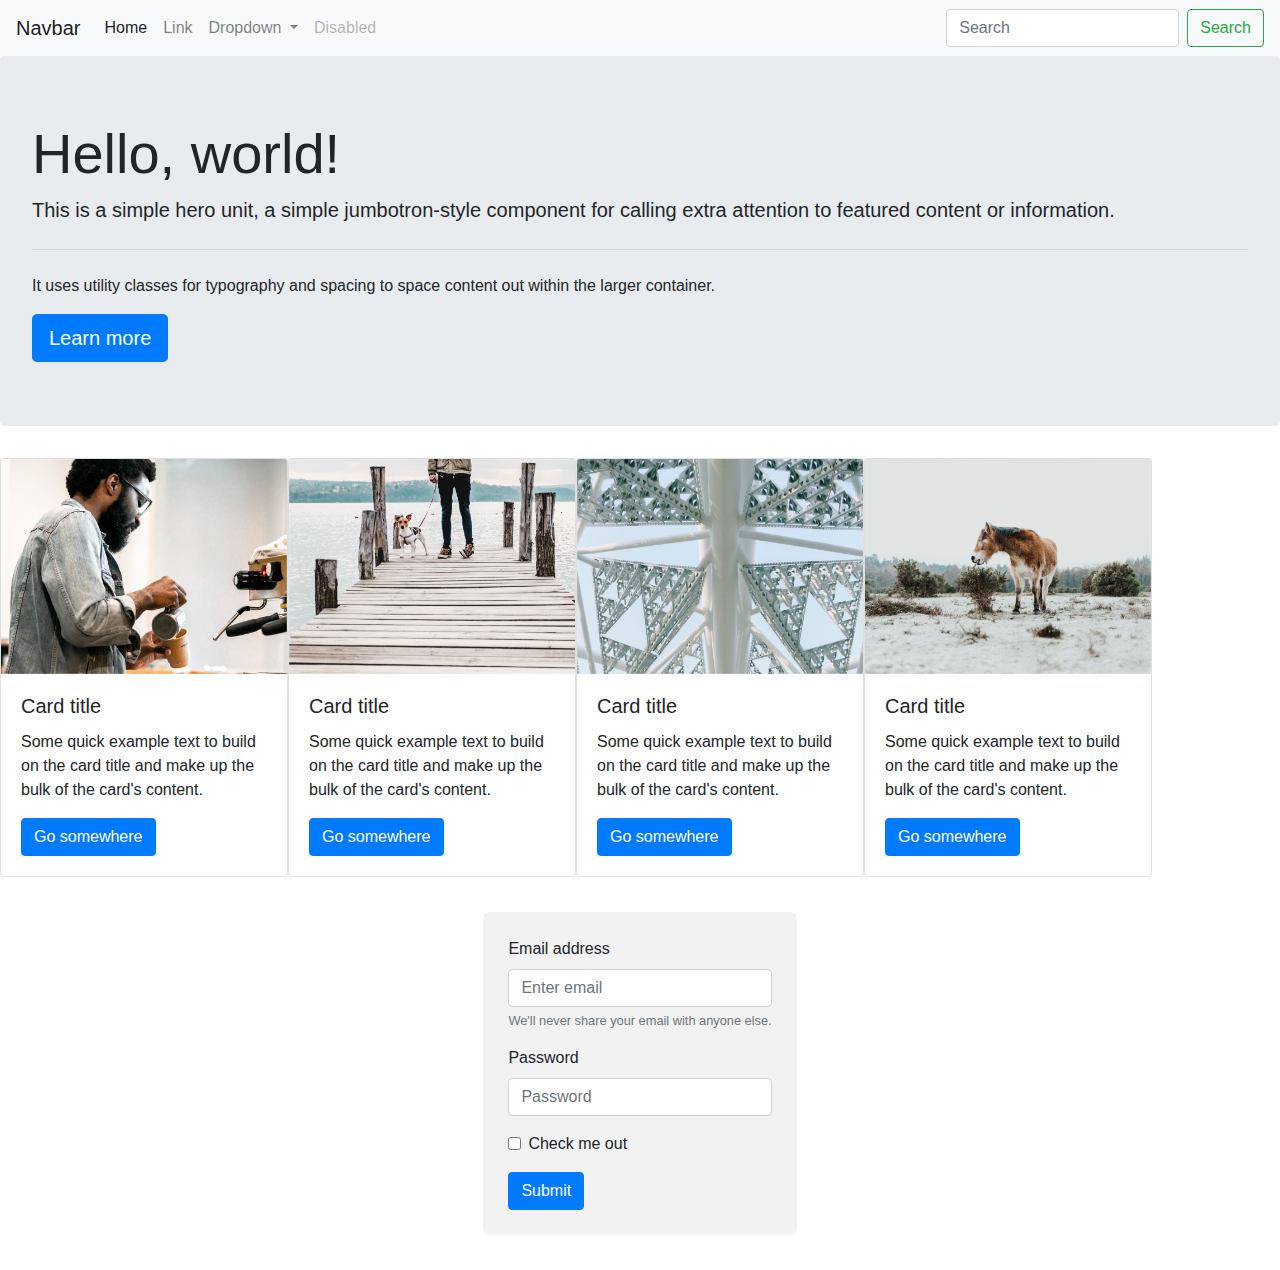
<file: Bootstrap_Components/index.html>
<!doctype html>
<html lang="en">
  <head>
    <!-- Required meta tags -->
    <meta charset="utf-8">
    <meta name="viewport" content="width=device-width, initial-scale=1, shrink-to-fit=no">

    <link rel="stylesheet" href="https://stackpath.bootstrapcdn.com/bootstrap/4.3.1/css/bootstrap.min.css" integrity="sha384-ggOyR0iXCbMQv3Xipma34MD+dH/1fQ784/j6cY/iJTQUOhcWr7x9JvoRxT2MZw1T" crossorigin="anonymous">
    <link rel="stylesheet" href="css/index.css">

    <title>UX/UI Bootstrap Template</title>
  </head>
  <body>
    <!-- Paste Navigation Code Below -->
    <nav class="navbar navbar-expand-lg navbar-light bg-light">
      <a class="navbar-brand" href="#">Navbar</a>
      <button class="navbar-toggler" type="button" data-toggle="collapse" data-target="#navbarSupportedContent" aria-controls="navbarSupportedContent" aria-expanded="false" aria-label="Toggle navigation">
        <span class="navbar-toggler-icon"></span>
      </button>
    
      <div class="collapse navbar-collapse" id="navbarSupportedContent">
        <ul class="navbar-nav mr-auto">
          <li class="nav-item active">
            <a class="nav-link" href="#">Home <span class="sr-only">(current)</span></a>
          </li>
          <li class="nav-item">
            <a class="nav-link" href="#">Link</a>
          </li>
          <li class="nav-item dropdown">
            <a class="nav-link dropdown-toggle" href="#" id="navbarDropdown" role="button" data-toggle="dropdown" aria-haspopup="true" aria-expanded="false">
              Dropdown
            </a>
            <div class="dropdown-menu" aria-labelledby="navbarDropdown">
              <a class="dropdown-item" href="#">Action</a>
              <a class="dropdown-item" href="#">Another action</a>
              <div class="dropdown-divider"></div>
              <a class="dropdown-item" href="#">Something else here</a>
            </div>
          </li>
          <li class="nav-item">
            <a class="nav-link disabled" href="#" tabindex="-1" aria-disabled="true">Disabled</a>
          </li>
        </ul>
        <form class="form-inline my-2 my-lg-0">
          <input class="form-control mr-sm-2" type="search" placeholder="Search" aria-label="Search">
          <button class="btn btn-outline-success my-2 my-sm-0" type="submit">Search</button>
        </form>
      </div>
    </nav>

    <!-- Paste Jumbotron Code Below-->
    <div class="jumbotron">
      <h1 class="display-4">Hello, world!</h1>
      <p class="lead">This is a simple hero unit, a simple jumbotron-style component for calling extra attention to featured content or information.</p>
      <hr class="my-4">
      <p>It uses utility classes for typography and spacing to space content out within the larger container.</p>
      <a class="btn btn-primary btn-lg" href="#" role="button">Learn more</a>
    </div>
    <!-- Add columns, rows, and cards Below -->
    <div class="container-fluid">
      <div class="row">
        <div cardContainer col-lg-3 col-md-3 col-sm-12><div class="card" style="width: 18rem;">
          <img src="images/1_card.png" class="card-img-top" alt="...">
          <div class="card-body">
            <h5 class="card-title">Card title</h5>
            <p class="card-text">Some quick example text to build on the card title and make up the bulk of the card's content.</p>
            <a href="#" class="btn btn-primary">Go somewhere</a>
          </div>
        </div></div>
        <div cardContainer col-lg-3 col-md-3 col-sm-12><div class="card" style="width: 18rem;">
          <img src="images/2_card.png" class="card-img-top" alt="...">
          <div class="card-body">
            <h5 class="card-title">Card title</h5>
            <p class="card-text">Some quick example text to build on the card title and make up the bulk of the card's content.</p>
            <a href="#" class="btn btn-primary">Go somewhere</a>
          </div>
        </div></div>
        <div cardContainer col-lg-3 col-md-3 col-sm-12><div class="card" style="width: 18rem;">
          <img src="images/3_card.png" class="card-img-top" alt="...">
          <div class="card-body">
            <h5 class="card-title">Card title</h5>
            <p class="card-text">Some quick example text to build on the card title and make up the bulk of the card's content.</p>
            <a href="#" class="btn btn-primary">Go somewhere</a>
          </div>
        </div></div>
        <div cardContainer col-lg-3 col-md-3 col-sm-12><div class="card" style="width: 18rem;">
          <img src="images/4_card.png" class="card-img-top" alt="...">
          <div class="card-body">
            <h5 class="card-title">Card title</h5>
            <p class="card-text">Some quick example text to build on the card title and make up the bulk of the card's content.</p>
            <a href="#" class="btn btn-primary">Go somewhere</a>
          </div>
        </div></div>
      </div>
    </div>
    <!-- Add form group below -->
    <section class="container-fluid signUp">
      <div class="row">
        <form>
          <div class="form-group">
            <label for="exampleInputEmail1">Email address</label>
            <input type="email" class="form-control" id="exampleInputEmail1" aria-describedby="emailHelp" placeholder="Enter email">
            <small id="emailHelp" class="form-text text-muted">We'll never share your email with anyone else.</small>
          </div>
          <div class="form-group">
            <label for="exampleInputPassword1">Password</label>
            <input type="password" class="form-control" id="exampleInputPassword1" placeholder="Password">
          </div>
          <div class="form-group form-check">
            <input type="checkbox" class="form-check-input" id="exampleCheck1">
            <label class="form-check-label" for="exampleCheck1">Check me out</label>
          </div>
          <button type="submit" class="btn btn-primary">Submit</button>
        </form>
      </div>
    </section>

    <!-- Modal -->

    <!-- Optional JavaScript -->
    <!-- jQuery first, then Popper.js, then Bootstrap JS -->
    <!-- THE BELOW SCRIPT TAGS ARE REQUIRED FOR CERTAIN COMPONENTS IN BOOTSTRAP -->
    <script src="https://code.jquery.com/jquery-3.3.1.slim.min.js" integrity="sha384-q8i/X+965DzO0rT7abK41JStQIAqVgRVzpbzo5smXKp4YfRvH+8abtTE1Pi6jizo" crossorigin="anonymous"></script>
    <script src="https://cdnjs.cloudflare.com/ajax/libs/popper.js/1.14.7/umd/popper.min.js" integrity="sha384-UO2eT0CpHqdSJQ6hJty5KVphtPhzWj9WO1clHTMGa3JDZwrnQq4sF86dIHNDz0W1" crossorigin="anonymous"></script>
    <script src="https://stackpath.bootstrapcdn.com/bootstrap/4.3.1/js/bootstrap.min.js" integrity="sha384-JjSmVgyd0p3pXB1rRibZUAYoIIy6OrQ6VrjIEaFf/nJGzIxFDsf4x0xIM+B07jRM" crossorigin="anonymous"></script>
  </body>
</html>
</file>
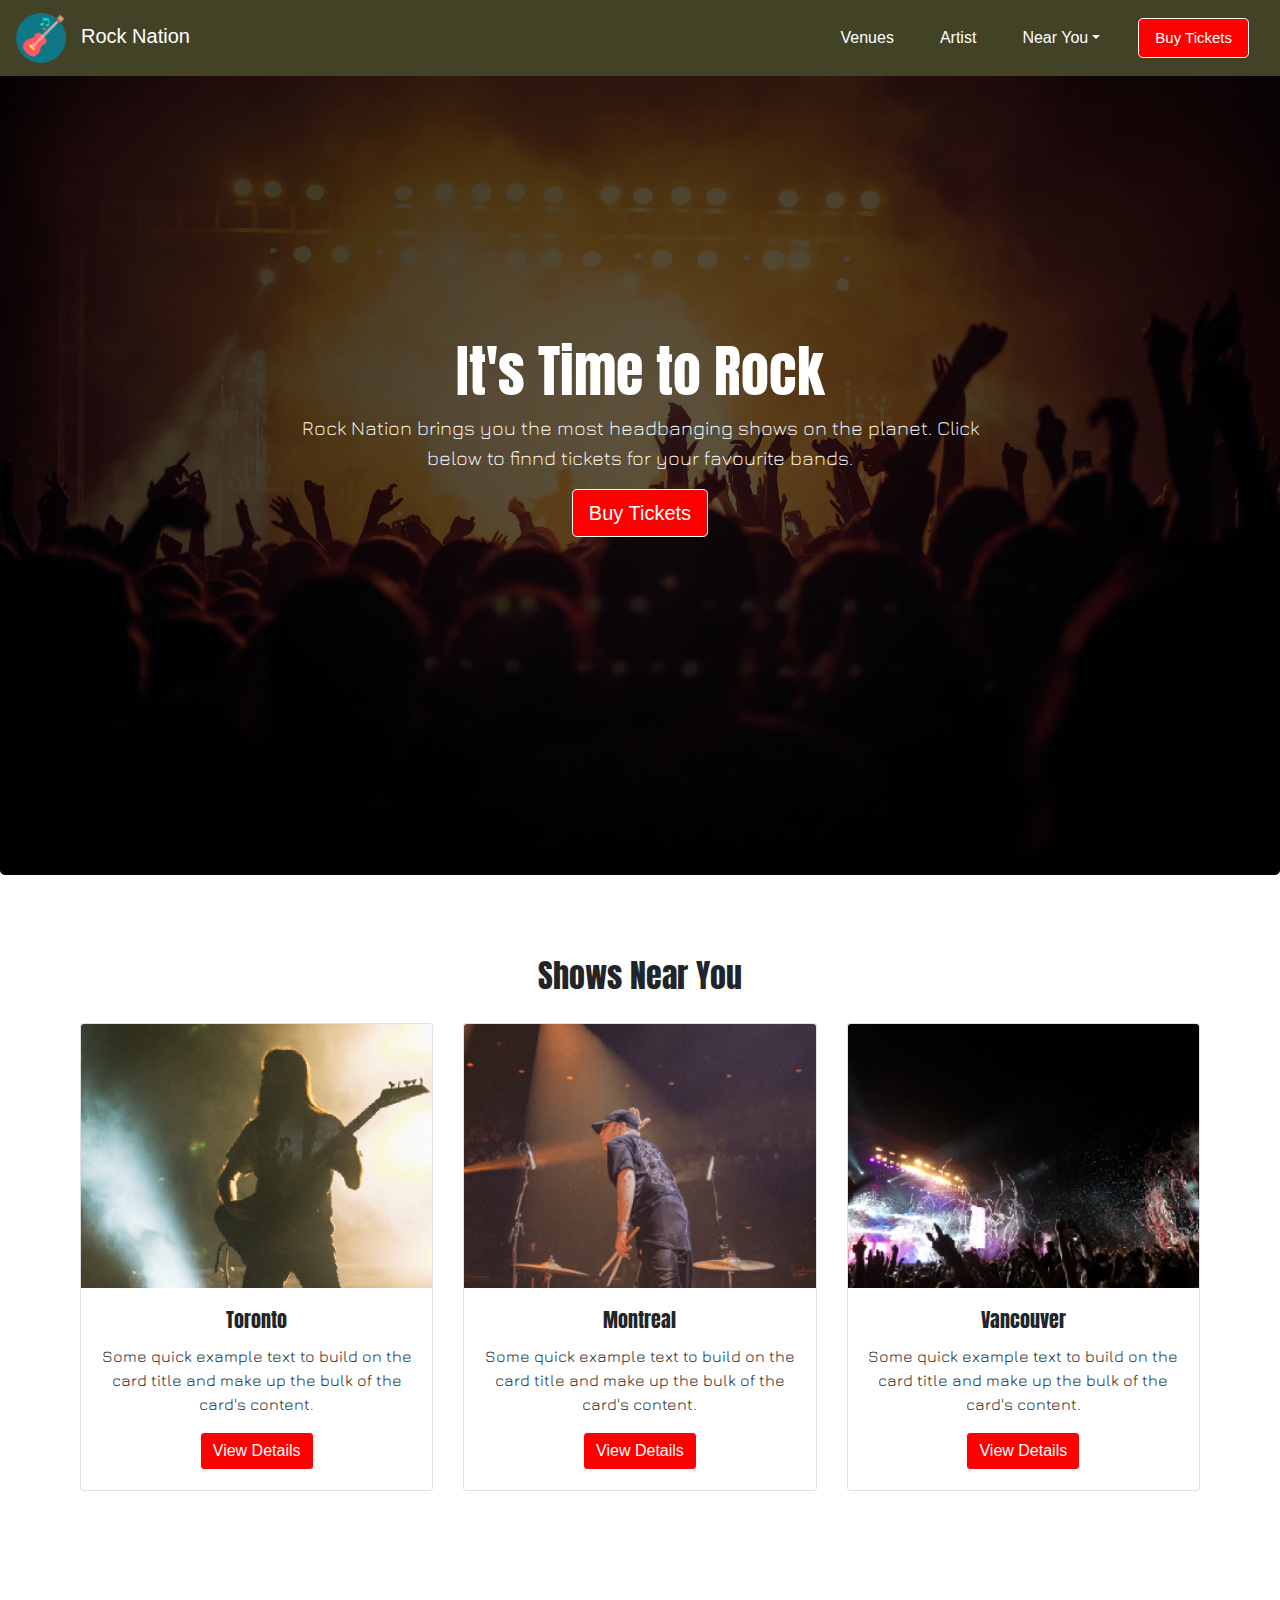
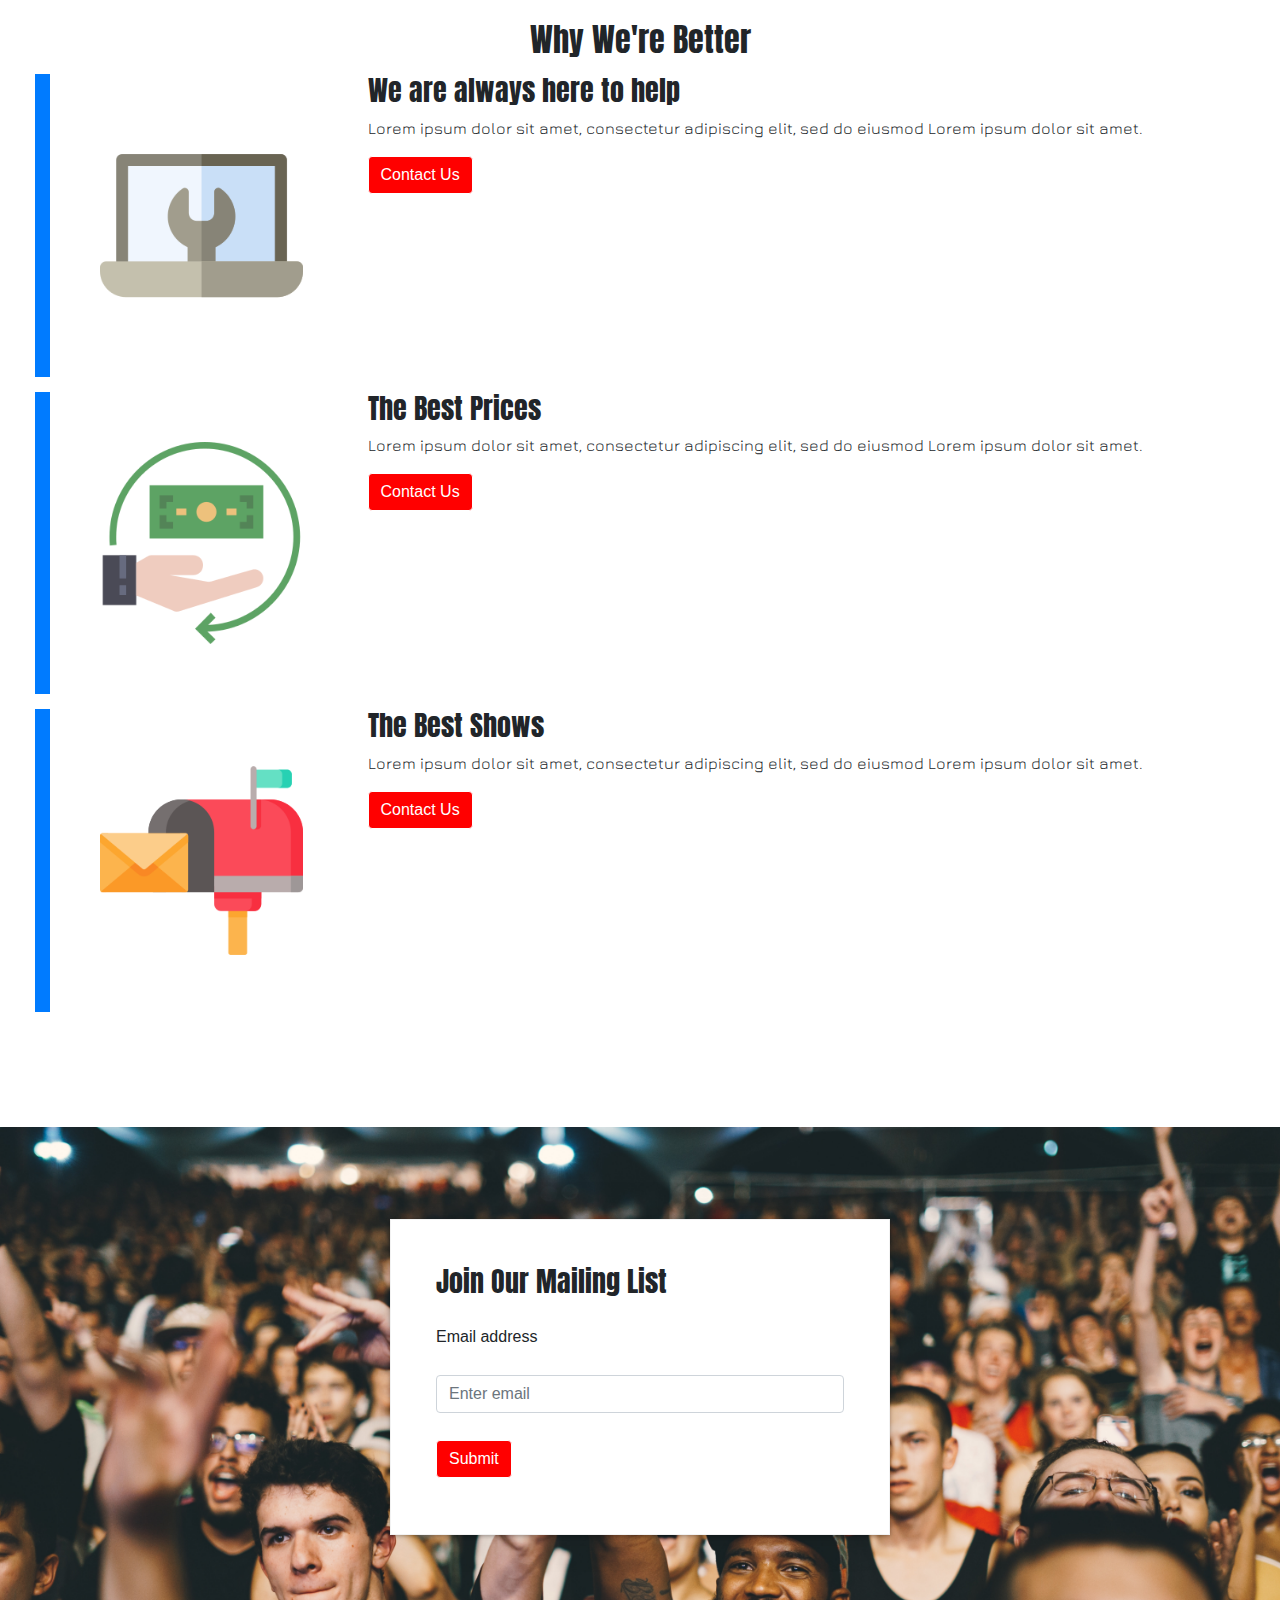
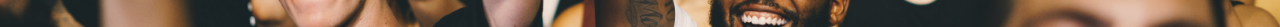
<file: 20.2/Bootstrap_Customize/index.html>
<!doctype html>
<html lang="en">
  <head>

    <!-- Required meta tags -->
    <meta charset="utf-8">
    <meta name="viewport" content="width=device-width, initial-scale=1, shrink-to-fit=no">

    <!-- Bootstrap CSS -->
    <link rel="stylesheet" href="https://stackpath.bootstrapcdn.com/bootstrap/4.3.1/css/bootstrap.min.css" integrity="sha384-ggOyR0iXCbMQv3Xipma34MD+dH/1fQ784/j6cY/iJTQUOhcWr7x9JvoRxT2MZw1T" crossorigin="anonymous">
    <link rel="preconnect" href="https://fonts.gstatic.com">
    <link href="https://fonts.googleapis.com/css2?family=Anton&display=swap" rel="stylesheet">
    <link href="https://fonts.googleapis.com/css2?family=Jura&display=swap" rel="stylesheet">  
    <link rel="stylesheet" href="css/index.css">

    <title>Rock Nation</title>
  </head>
  <body>

    <!-- Navigation bar -->
    <nav class="navbar navbar-expand-lg navbar-light bg-light customNav">
      <a class="navbar-brand" href="#"><img src="images/acoustic-guitar.png" alt="">Rock Nation</a>
      
      <button class="navbar-toggler" type="button" data-toggle="collapse" data-target="#navbarSupportedContent" aria-controls="navbarSupportedContent" aria-expanded="false" aria-label="Toggle navigation">
        <span class="navbar-toggler-icon"></span>
      </button>

      <div class="collapse navbar-collapse" id="navbarSupportedContent">
        <ul class="navbar-nav mr-auto">
            <li class="nav-item active"><a class="nav-link" href="#">Venues <span class="sr-only">(current)</span></a></li>
            <li class="nav-item"><a class="nav-link" href="#">Artist</a></li>
            <li class="nav-item dropdown"><a class="nav-link dropdown-toggle" href="#" id="navbarDropdown" role="button" data-toggle="dropdown" aria-haspopup="true" aria-expanded="false">Near You</a>
              <div class="dropdown-menu" aria-labelledby="navbarDropdown">
              <a class="dropdown-item" href="#">Venues</a>
              <a class="dropdown-item" href="#">Artists</a>
              <div class="dropdown-divider"></div>
              <a class="dropdown-item" href="#">Upcoming Acts</a>
            </div>
          </li>
          <li class="nav-item"><a class="btn btn-primary btn-lg navCTA" role="button" href="#">Buy Tickets</a></li>
        </ul>

    
      </div>
    </nav>
    <!-- End navigation bar -->

    <!-- Jumbotron -->
    <div class="jumbotron rockBackground">
      <div class="jumboCopy">
        <h1 class="display-4">It's Time to Rock</h1>
        <p class="lead">Rock Nation brings you the most headbanging shows on the planet. Click below to finnd tickets for your favourite bands.</p>
        <a class="btn btn-primary btn-lg" href="#" role="button">Buy Tickets</a>
      </div>
    
    </div>
    <!-- End jumbotron -->

    <!-- Cards -->
    <div class="container-fluid content">
      <h2 class="sectionHeading">Shows Near You</h2>
      <div class="row showsNear">

        <!-- Card 1 -->
        <div class="cardContainer col-lg-4 col-md-4 col-sm-12">
          <div class="card">
            <img src="images/show1.jpg" class="card-img-top" alt="...">
            <div class="card-body">
              <h5 class="card-title">Toronto</h5>
              <p class="card-text">Some quick example text to build on the card title and make up the bulk of the card's content.</p>
              <a href="#" class="btn btn-primary">View Details</a>
            </div>
          </div>
        </div>
        <!-- End card 1 -->

        <!-- Card 2 -->
        <div class="cardContainer col-lg-4 col-md-4 col-sm-12">
          <div class="card">
            <img src="images/show2.jpg" class="card-img-top" alt="...">
            <div class="card-body">
              <h5 class="card-title">Montreal</h5>
              <p class="card-text">Some quick example text to build on the card title and make up the bulk of the card's content.</p>
              <a href="#" class="btn btn-primary">View Details</a>
            </div>
          </div>
        </div>
        <!-- End card 2 -->

        <!-- Card 3 -->
        <div class="cardContainer col-lg-4 col-md-4 col-sm-12">
          <div class="card">
            <img src="images/show3.jpg" class="card-img-top" alt="...">
            <div class="card-body">
              <h5 class="card-title">Vancouver</h5>
              <p class="card-text">Some quick example text to build on the card title and make up the bulk of the card's content.</p>
              <a href="#" class="btn btn-primary">View Details</a>
            </div>
          </div>
        </div>
        <!-- End card 3 -->

      </div>
    </div>
    <!-- End cards -->

    <!-- Content -->
    <div class="container-fluid content">
      <h2 class="sectionHeading">Why We're Better</h2>

      <!-- Row 1 -->
      <div class="row valueProp">
        <div class="sideAccent"> </div>

        <div class="col-3 imageContainer">
          <img src="images/assistance.png">
        </div>

        <div class="col-8">
          <h3>We are always here to help</h3>
          <p>Lorem ipsum dolor sit amet, consectetur adipiscing elit, sed do eiusmod Lorem ipsum dolor sit amet.</p>
          <a href="#" class="btn btn-primary">Contact Us</a>
        </div>
      </div>
    
      <div class="row valueProp">
        <div class="sideAccent"> </div>

        <div class="col-3 imageContainer">
          <img src="images/refund.png">
        </div>

        <div class="col-8">
          <h3>The Best Prices</h3>
          <p>Lorem ipsum dolor sit amet, consectetur adipiscing elit, sed do eiusmod Lorem ipsum dolor sit amet.</p>
          <a href="#" class="btn btn-primary">Contact Us</a>
        </div>
      </div>

      <div class="row valueProp">
        <div class="sideAccent"> </div>

        <div class="col-3 imageContainer">
          <img src="images/mail-box.png">
        </div>

        <div class="col-8">
          <h3>The Best Shows</h3>
          <p>Lorem ipsum dolor sit amet, consectetur adipiscing elit, sed do eiusmod Lorem ipsum dolor sit amet.</p>
          <a href="#" class="btn btn-primary">Contact Us</a>
        </div>
      </div>

    </div>
    <!-- End content -->


    <!-- Footer -->
    <footer class="emailContain">
      <form>
        <h3>Join Our Mailing List</h3>
        <div class="form-group">
          <label for="exampleInputEmail1">Email address</label>
          <input type="email" class="form-control" id="exampleInputEmail1" aria-describedby="emailHelp"
            placeholder="Enter email">
        </div>
        <button type="submit" class="btn btn-primary">Submit</button>
      </form>
    </footer>
    <!-- End footer -->


    <!-- Optional JavaScript -->
    <!-- jQuery first, then Popper.js, then Bootstrap JS -->
    <script src="https://code.jquery.com/jquery-3.3.1.slim.min.js"
      integrity="sha384-q8i/X+965DzO0rT7abK41JStQIAqVgRVzpbzo5smXKp4YfRvH+8abtTE1Pi6jizo"
      crossorigin="anonymous"></script>
    <script src="https://cdnjs.cloudflare.com/ajax/libs/popper.js/1.14.7/umd/popper.min.js"
      integrity="sha384-UO2eT0CpHqdSJQ6hJty5KVphtPhzWj9WO1clHTMGa3JDZwrnQq4sF86dIHNDz0W1"
      crossorigin="anonymous"></script>
    <script src="https://stackpath.bootstrapcdn.com/bootstrap/4.3.1/js/bootstrap.min.js"
      integrity="sha384-JjSmVgyd0p3pXB1rRibZUAYoIIy6OrQ6VrjIEaFf/nJGzIxFDsf4x0xIM+B07jRM"
      crossorigin="anonymous"></script>
  </body>
</html>
</file>
<file: Bootstrap_Components/css/index.css>
footer {
  position: absolute;
  width: 100%;
  height: 60px;
  line-height: 60px;
  background-color: #f5f5f5;
  margin-top: 50px;
}

.signUp form {
  margin: 35px auto;
  background-color: #f2f2f2;
  padding: 25px;
  border-radius: 7px;
}
</file>
<file: 20.2/Bootstrap_Customize/css/index.css>
footer {
  position: absolute;
  width: 100%;
  height: 60px;
  line-height: 60px;
  background-color: #f5f5f5;
  margin-top: 50px;
} 
.cardContainer {
  margin-top: 20px;
}
.card {
  margin: 0 auto;
}

h1, h2, h3, h4, h5, h6 {
  font-family: 'Anton', sans-serif;
}

p {
  font-family: 'Jura';
}

.btn {
  background-color: red;
  border-color: white;
}

/* nav */
.customNav {
  position: fixed;
  width: 100%;
  background: url("../images/transparency.png");
  background-color: yellow !important;
  background-size: cover;
  z-index: 10;
}

.navbar-nav {
  margin-left: auto;
  margin-right: 0 !important;
}

.navbar-brand img {
  padding-right: 15px;
  width: 65px;
}

.nav-item {
  margin: 0px 15px;
}

.dropdown-menu {
  background: url("../images/transparency.png");
  background-color: yellow !important;
  background-size: cover;
}

.dropdown-item:focus, .dropdown-item:hover {
  color: #16181b;
  text-decoration: none;
  background: black;
}

.customNav a {
  color: white !important;
}

.navCTA {
  font-size: 15px;
}

/* jumbotron */
.rockBackground {
  background-image: url(../images/rockOn_dark.jpg);
  background-size: cover;
  background-repeat: no-repeat;
  height: 500px;
  height: calc(100vh - 25px);
  display: flex;
  align-items: center;
  justify-content: center;
}

.jumboCopy {
  width: 70%;
  min-width: 500px;
  max-width: 700px;
  color: white;
  text-align: center;
}


/* cards */
.content {
  padding: 50px;
}

.sectionHeading {
  text-align: center;
}

.showsNear {
  padding: 0px 30px 30px 30px;
}

.cardContainer {
  text-align: center;
}

/* content */
.valueProp {
  margin-top: 15px;
  margin-bottom: 15px;
}

.sideAccent {
  background: #007bff;
  width: 15px;
}

.imageContainer {
  padding:50px;
}

.imageContainer img {
  width: 100%;
}


/* footer */
.emailContain {
  background: url(../images/emailBG.jpg);
  background-size: cover;
  display: flex;
  align-items: center;
  flex-direction: column;
  align-items: center;
  justify-content: center;
  height: 500px;
}

form {
  width: 500px;
  margin: 35px auto;
  padding: 45px;
  border: 1px solid #f2f2f2;
  -webkit-box-shadow: 0 1px 4px rgba(0, 0, 0, 0.3), 0 0 40px rgba(0, 0, 0, 0.1) inset;
  -moz-box-shadow: 0 1px 4px rgba(0, 0, 0, 0.3), 0 0 40px rgba(0, 0, 0, 0.1) inset;
  box-shadow: 0 1px 4px rgba(0, 0, 0, 0.3), 0 0 40px rgba(0, 0, 0, 0.1);
  background-color: white;
}
</file>
